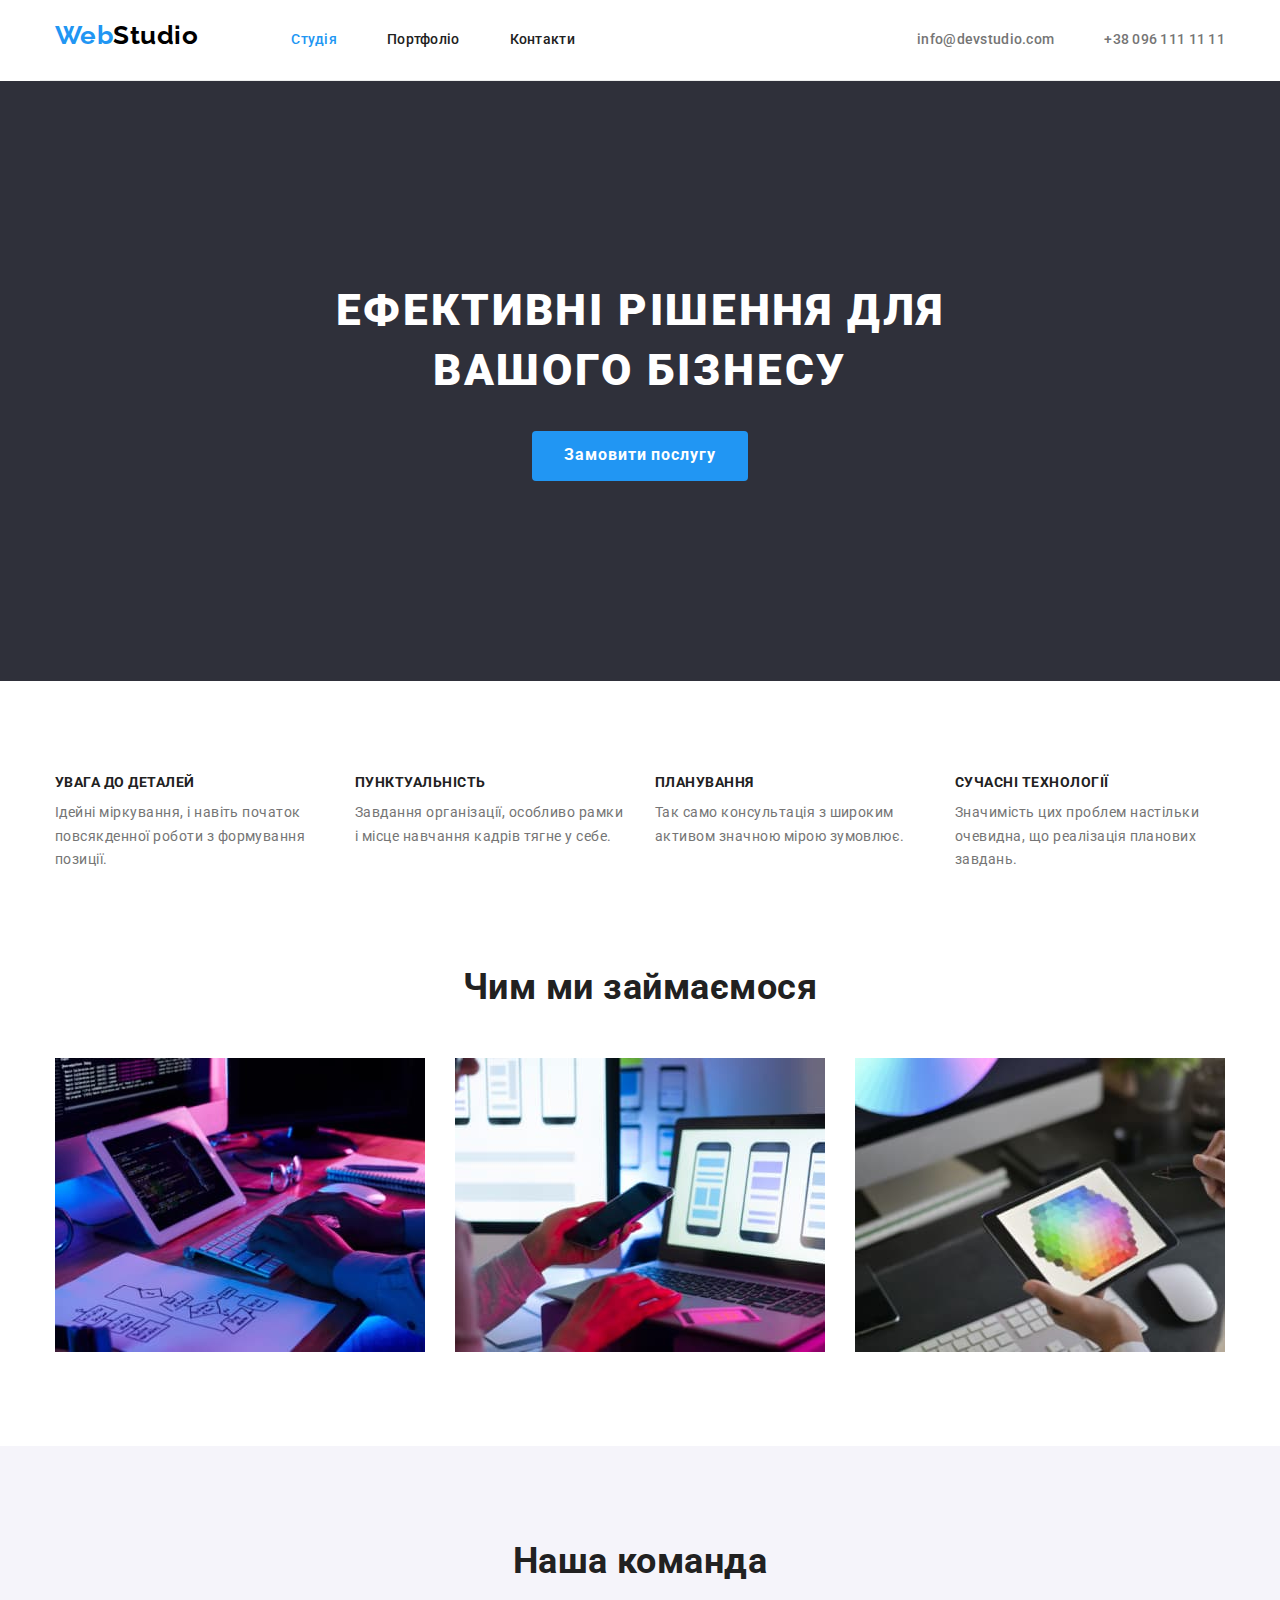
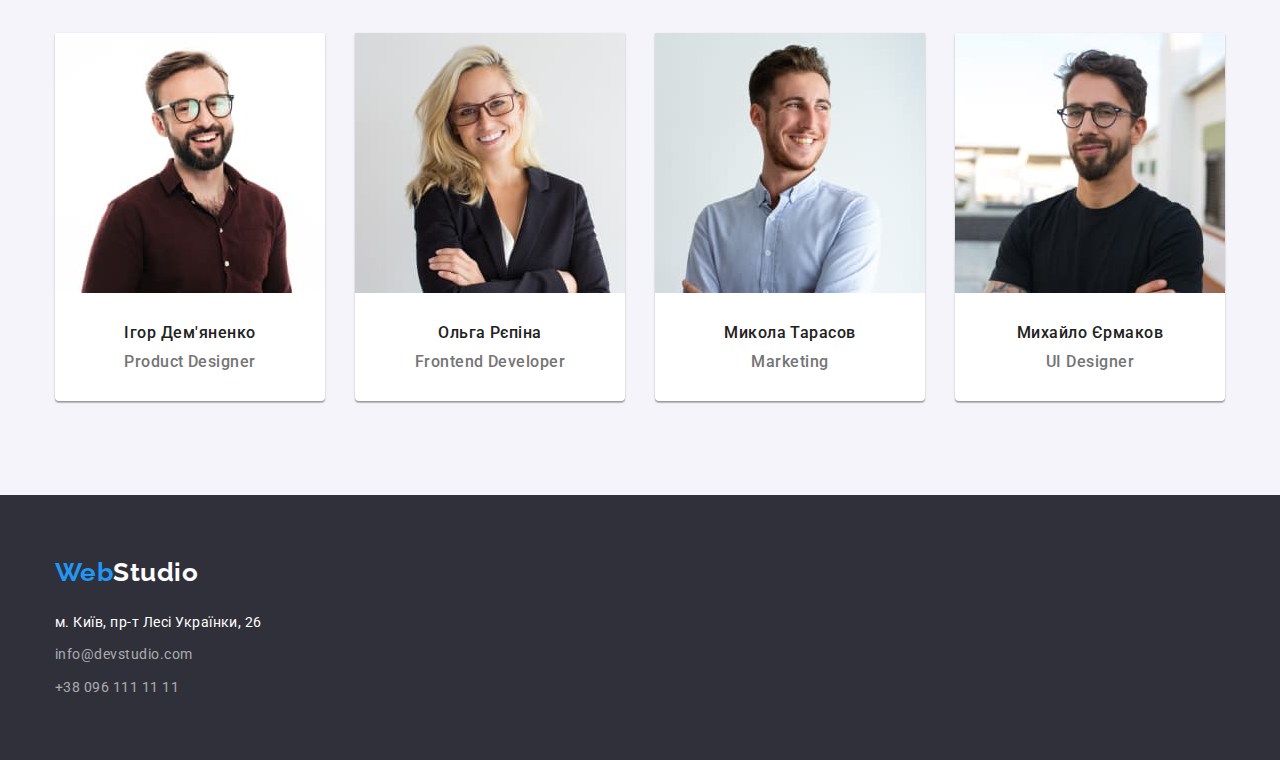
<file: index.html>
<!DOCTYPE html>
<html lang="uk">
  <head>
    <meta charset="UTF-8" />
    <meta http-equiv="X-UA-Compatible" content="IE=edge" />
    <meta name="viewport" content="width=device-width, initial-scale=1.0" />
    <link
      rel="stylesheet"
      href="https://cdn.jsdelivr.net/npm/modern-normalize@1.1.0/modern-normalize.min.css"
    />
    <link
      href="https://fonts.googleapis.com/css2?family=Raleway:wght@700&family=Roboto:wght@400;500;700;900&display=swap"
      rel="stylesheet"
    />
    <link rel="stylesheet" href="./css/styles.css" />

    <title>"WebStudio</title>
  </head>
  <body>
    <!-- section_1 -->
    <header>
      <div class="container header-container">
        <nav class="navigation">
          <a href="./index.html" lang="en" class="logo"
            >Web<span class="logo-dark">Studio</span></a
          >
          <ul class="menu">
            <li>
              <a href="./index.html" class="link-header current">Студія</a>
            </li>
            <li>
              <a href="./portfolio.html" class="link-header">Портфоліо</a>
            </li>
            <li><a href="#" class="link-header">Контакти</a></li>
          </ul>
        </nav>
        <ul class="contacts-header">
          <li>
            <a
              href="mailto:info@devstudio.com"
              class="link-header contact-header mail"
              >info@devstudio.com</a
            >
          </li>
          <li>
            <a href="tel:+380961111111" class="link-header contact-header"
              >+38 096 111 11 11</a
            >
          </li>
        </ul>
      </div>
    </header>

    <main>
      <!-- section_2 -->
      <section class="poster">
        <div class="container poster-container">
          <h1 class="poster-title">Ефективні рішення для вашого бізнесу</h1>
          <button type="button" class="order-button">Замовити послугу</button>
        </div>
      </section>
      <!-- section_3 -->
      <section class="section">
        <div class="container">
          <h2 class="visually-hidden">Наші особливості</h2>
          <ul class="section3-flex">
            <li class="section3-card">
              <h3 class="section3-title">Увага до деталей</h3>
              <p class="section3-text">
                Ідейні міркування, і навіть початок повсякденної роботи з
                формування позиції.
              </p>
            </li>
            <li class="section3-card">
              <h3 class="section3-title">Пунктуальність</h3>
              <p class="section3-text">
                Завдання організації, особливо рамки і місце навчання кадрів
                тягне у себе.
              </p>
            </li>
            <li class="section3-card">
              <h3 class="section3-title">Планування</h3>
              <p class="section3-text">
                Так само консультація з широким активом значною мірою зумовлює.
              </p>
            </li>
            <li class="section3-card">
              <h3 class="section3-title">Сучасні технології</h3>
              <p class="section3-text">
                Значимість цих проблем настільки очевидна, що реалізація
                планових завдань.
              </p>
            </li>
          </ul>
        </div>
      </section>
      <!-- section_4 -->
      <section class="section4">
        <div class="container">
          <h2 class="section4-title">Чим ми займаємося</h2>
          <ul class="section4-flex">
            <li class="section4-item">
              <img
                src="./images/algoritming.jpg"
                alt="Алгоритмізація"
                width="370"
              />
            </li>
            <li class="section4-item">
              <img
                src="./images/mobile_develop.jpg"
                alt="Мобільна розробка"
                width="370"
              />
            </li>
            <li class="section4-item">
              <img src="./images/designing.jpg" alt="Дизайн" width="370" />
            </li>
          </ul>
        </div>
      </section>
      <!-- section_5 -->
      <section class="section5_background section">
        <div class="container">
          <h2 class="section5-title">Наша команда</h2>
          <ul class="section5-flex">
            <li class="section5_card">
              <img src="./images/igor.jpg" alt="Ігор Дем'яненко" width="270" />
              <div class="team-card-text">
                <h3 class="section5-text">Ігор Дем'яненко</h3>
                <p lang="en" class="section5-text section5-subtext">
                  Product Designer
                </p>
              </div>
            </li>
            <li class="section5_card">
              <img src="./images/olga.jpg" alt="Ольга Рєпіна" width="270" />
              <div class="team-card-text">
                <h3 class="section5-text">Ольга Рєпіна</h3>
                <p lang="en" class="section5-text section5-subtext">
                  Frontend Developer
                </p>
              </div>
            </li>
            <li class="section5_card">
              <img src="./images/mykola.jpg" alt="Микола Тарасов" width="270" />
              <div class="team-card-text">
                <h3 class="section5-text">Микола Тарасов</h3>
                <p lang="en" class="section5-text section5-subtext">
                  Marketing
                </p>
              </div>
            </li>
            <li class="section5_card">
              <img
                src="./images/myhailo.jpg"
                alt="Михайло Єрмаков"
                width="270"
              />
              <div class="team-card-text">
                <h3 class="section5-text">Михайло Єрмаков</h3>
                <p lang="en" class="section5-text section5-subtext">
                  UI Designer
                </p>
              </div>
            </li>
          </ul>
        </div>
      </section>
    </main>
    <!-- section_6 -->
    <footer class="footer-background">
      <div class="container section-footer">
        <a href="./index.html" lang="en" class="logo footer-logo"
          >Web<span class="logo-light">Studio</span></a
        >
        <address>
          <ul>
            <li class="footer-address">
              <a
                href="https://www.google.com/maps/d/embed?mid=10uSM3H-mIU3GznYo2szRIEphczw&hl=en_US&ehbc=2E312F"
                target="_blank"
                class="footer-link"
              >
                м. Київ, пр-т Лесі Українки, 26
              </a>
            </li>
            <li class="footer-address">
              <a
                href="mailto:info@devstudio.com"
                class="footer-link contact-footer"
                >info@devstudio.com</a
              >
            </li>
            <li class="footer-address">
              <a href="tel:+380961111111" class="footer-link contact-footer"
                >+38 096 111 11 11</a
              >
            </li>
          </ul>
        </address>
      </div>
    </footer>
  </body>
</html>
</file>
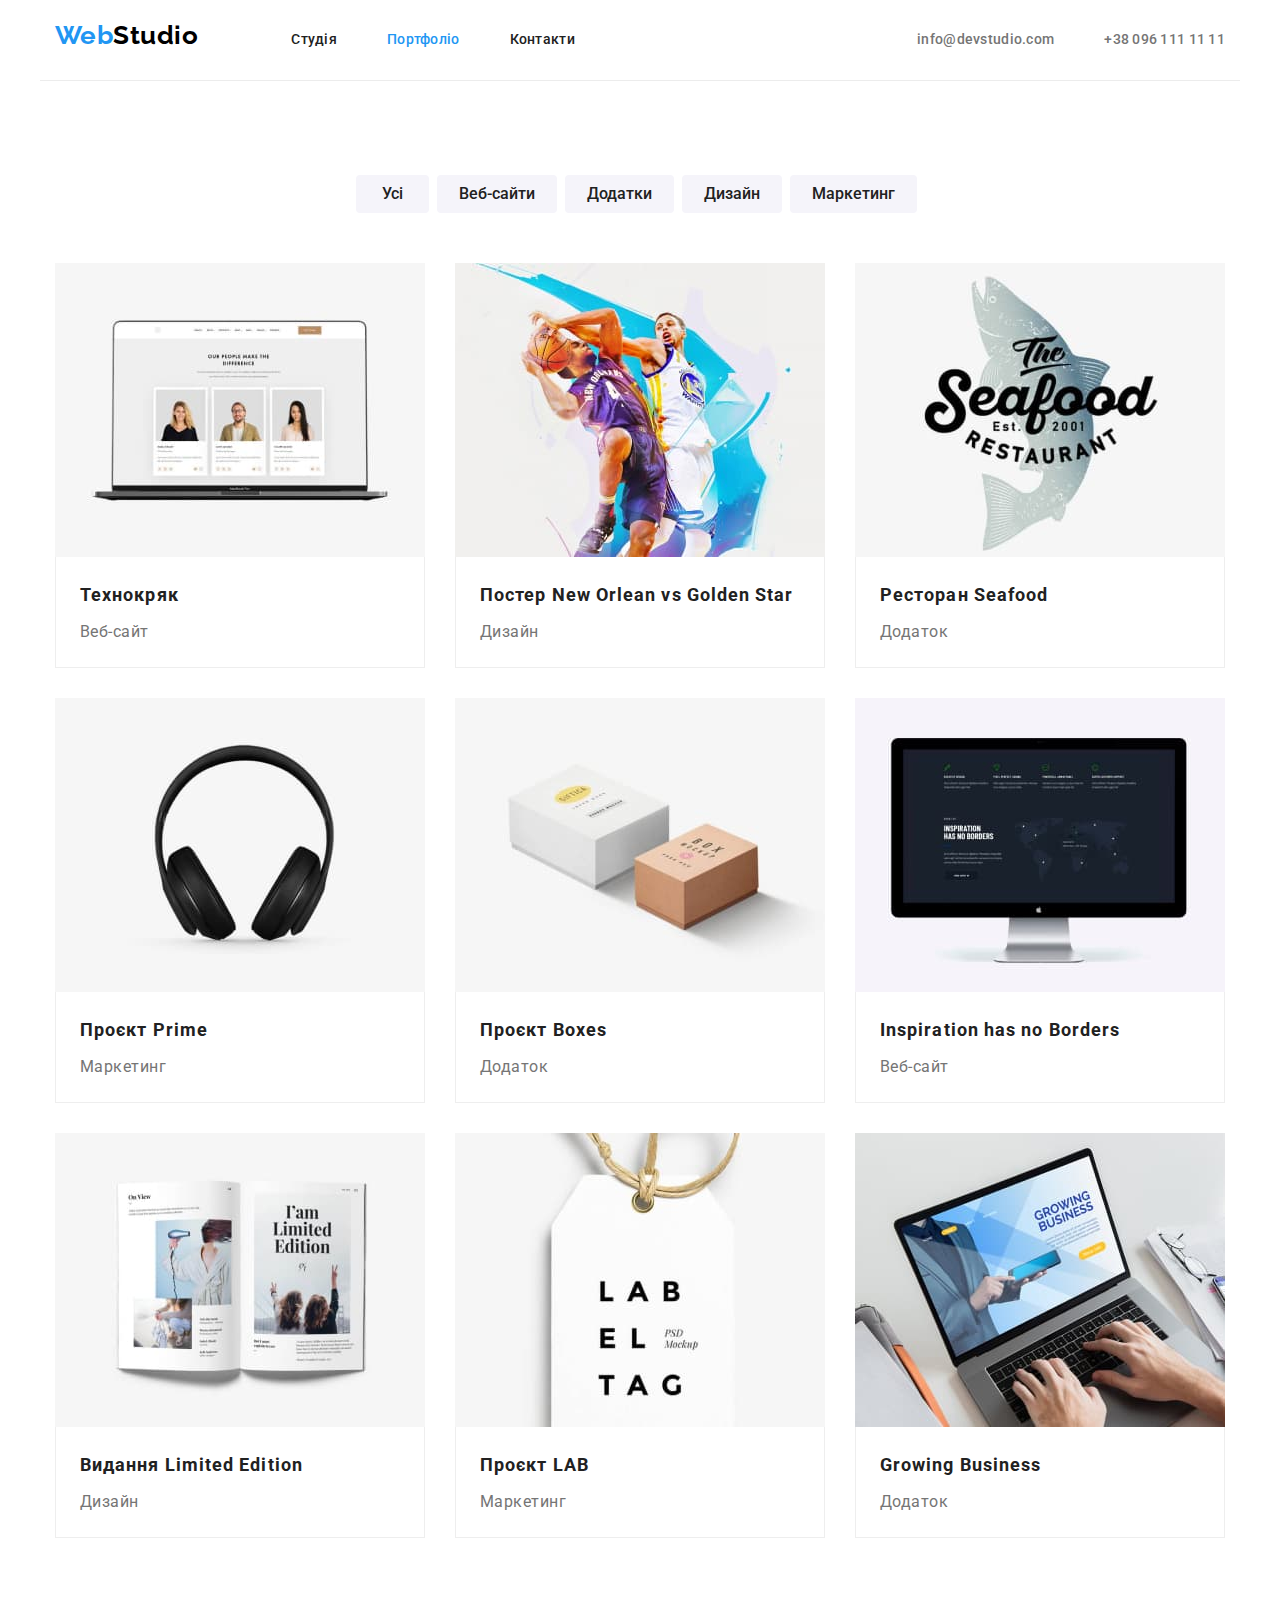
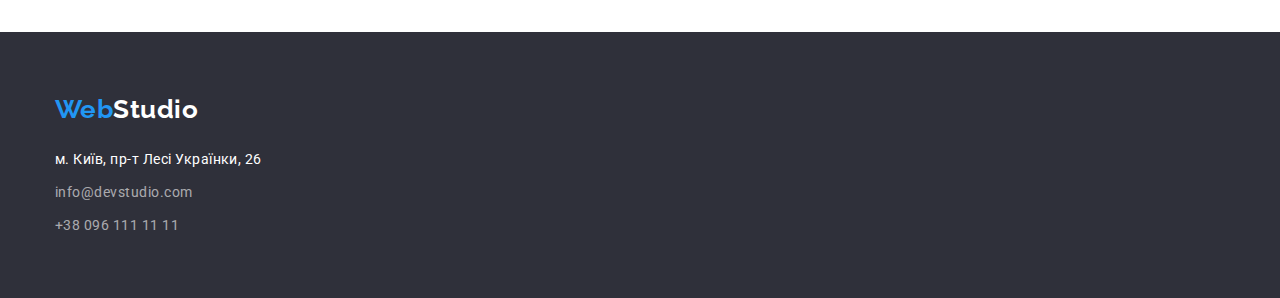
<file: portfolio.html>
<!DOCTYPE html>
<html lang="uk">
  <head>
    <meta charset="UTF-8" />
    <meta http-equiv="X-UA-Compatible" content="IE=edge" />
    <meta name="viewport" content="width=device-width, initial-scale=1.0" />
    <link
      rel="stylesheet"
      href="https://cdn.jsdelivr.net/npm/modern-normalize@1.1.0/modern-normalize.min.css"
    />
    <link
      href="https://fonts.googleapis.com/css2?family=Raleway:wght@700&family=Roboto:wght@400;500;700;900&display=swap"
      rel="stylesheet"
    />
    <link rel="stylesheet" href="./css/styles.css" />

    <title>"WebStudio</title>
  </head>
  <body>
    <header>
      <div class="container header-container">
        <nav class="navigation">
          <a href="./index.html" lang="en" class="logo"
            >Web<span class="logo-dark">Studio</span></a
          >
          <ul class="menu">
            <li>
              <a href="./index.html" class="link-header">Студія</a>
            </li>
            <li>
              <a href="./portfolio.html" class="link-header current"
                >Портфоліо</a
              >
            </li>
            <li><a href="#" class="link-header">Контакти</a></li>
          </ul>
        </nav>
        <ul class="contacts-header">
          <li>
            <a
              href="mailto:info@devstudio.com"
              class="link-header contact-header mail"
              >info@devstudio.com</a
            >
          </li>
          <li>
            <a href="tel:+380961111111" class="link-header contact-header"
              >+38 096 111 11 11</a
            >
          </li>
        </ul>
      </div>
    </header>

    <main>
      <section class="section">
        <div class="container">
          <h1 class="visually-hidden">Портфоліо</h1>
          <ul class="filter-button-container">
            <li class="filter-container-item">
              <button type="button" class="filter-button">Усі</button>
            </li>
            <li class="filter-container-item">
              <button type="button" class="filter-button">Веб-сайти</button>
            </li>
            <li class="filter-container-item">
              <button type="button" class="filter-button">Додатки</button>
            </li>
            <li class="filter-container-item">
              <button type="button" class="filter-button">Дизайн</button>
            </li>
            <li class="filter-container-item">
              <button type="button" class="filter-button">Маркетинг</button>
            </li>
          </ul>
          <ul class="portfolio-cards-flex">
            <li class="portfolio-card">
              <img
                src="./images/notebook_with_site.jpg"
                alt="Ноутбук із відкритим сайтом"
                class="portfolio-card-img"
              />
              <div class="portfolio-card-border">
                <h2 class="portfolio-title">Технокряк</h2>
                <p class="portfolio-text">Веб-сайт</p>
              </div>
            </li>
            <li class="portfolio-card">
              <img
                src="./images/basketball.jpg"
                alt="Гра у баскетбол"
                class="portfolio-card-img"
              />
              <div class="portfolio-card-border">
                <h2 class="portfolio-title">
                  Постер <span lang="en"> New Orlean vs Golden Star </span>
                </h2>
                <p class="portfolio-text">Дизайн</p>
              </div>
            </li>
            <li class="portfolio-card">
              <img
                src="./images/seafood_restaurant.jpg"
                alt="Логотип ресторану Seafood"
                class="portfolio-card-img"
              />
              <div class="portfolio-card-border">
                <h2 class="portfolio-title">
                  Ресторан <span lang="en"> Seafood </span>
                </h2>
                <p class="portfolio-text">Додаток</p>
              </div>
            </li>
            <li class="portfolio-card">
              <img
                src="./images/headphones.jpg"
                alt="Наушники"
                class="portfolio-card-img"
              />
              <div class="portfolio-card-border">
                <h2 class="portfolio-title">
                  Проєкт <span lang="en"> Prime </span>
                </h2>
                <p class="portfolio-text">Маркетинг</p>
              </div>
            </li>
            <li class="portfolio-card">
              <img
                src="./images/two_boxes.jpg"
                alt="Дві коробки"
                class="portfolio-card-img"
              />
              <div class="portfolio-card-border">
                <h2 class="portfolio-title">
                  Проєкт <span lang="en"> Boxes </span>
                </h2>
                <p class="portfolio-text">Додаток</p>
              </div>
            </li>
            <li class="portfolio-card">
              <img
                src="./images/imac.jpg"
                alt="Монітор"
                class="portfolio-card-img"
              />
              <div class="portfolio-card-border">
                <h2 lang="en" class="portfolio-title">
                  Inspiration has no Borders
                </h2>
                <p class="portfolio-text">Веб-сайт</p>
              </div>
            </li>
            <li class="portfolio-card">
              <img
                src="./images/magazine.jpg"
                alt="Журнал"
                class="portfolio-card-img"
              />
              <div class="portfolio-card-border">
                <h2 class="portfolio-title">
                  Видання <span lang="en">Limited Edition</span>
                </h2>
                <p class="portfolio-text">Дизайн</p>
              </div>
            </li>
            <li class="portfolio-card">
              <img
                src="./images/label_tag.jpg"
                alt="Ярлик"
                class="portfolio-card-img"
              />
              <div class="portfolio-card-border">
                <h2 class="portfolio-title">
                  Проєкт <span lang="en">LAB</span>
                </h2>
                <p class="portfolio-text">Маркетинг</p>
              </div>
            </li>
            <li class="portfolio-card">
              <img
                src="./images/notebook_typing.jpg"
                alt="Набирання тексту на ноутбуці"
                class="portfolio-card-img"
              />
              <div class="portfolio-card-border">
                <h2 lang="en" class="portfolio-title">Growing Business</h2>
                <p class="portfolio-text">Додаток</p>
              </div>
            </li>
          </ul>
        </div>
      </section>
    </main>

    <footer class="footer-background">
      <div class="container section-footer">
        <a href="./index.html" lang="en" class="logo footer-logo"
          >Web<span class="logo-light">Studio</span></a
        >
        <address>
          <ul>
            <li class="footer-address">
              <a
                href="https://www.google.com/maps/d/embed?mid=10uSM3H-mIU3GznYo2szRIEphczw&hl=en_US&ehbc=2E312F"
                target="_blank"
                class="footer-link"
              >
                м. Київ, пр-т Лесі Українки, 26
              </a>
            </li>
            <li class="footer-address">
              <a
                href="mailto:info@devstudio.com"
                class="footer-link contact-footer"
                >info@devstudio.com</a
              >
            </li>
            <li class="footer-address">
              <a href="tel:+380961111111" class="footer-link contact-footer"
                >+38 096 111 11 11</a
              >
            </li>
          </ul>
        </address>
      </div>
    </footer>
  </body>
</html>
</file>
<file: css/styles.css>
:root{
    --hover-and-logo-color: #2196F3;
    --order-btn-active: #188CE8;
    --main-color: #212121;
    --text-color: #757575;
    --background-color: #2F303A;
    --milk_color: #F5F4FA;
    --footer_contacts_color: rgba(255, 255, 255, 0.6);
    --header-border: #ECECEC;
    --portfolio-border-color: #EEEEEE;
    --color-white: #fff;
    --color-black: #000000;
    --text-family: 'Roboto', sans-serif;
    --logo-family: 'Raleway', sans-serif;
}

/* -=-=-=-=-=-=-=-=-=-=-=- INDEX -=-=-=-=-=-=-=-=-=-=-=- */

body {
    font-family: var(--text-family);
    color: var(--main-color);
    letter-spacing: 0.03em;
}

li {
    list-style-type: none;
    align-items: center;
}

ol,ul{
    padding-top: 0;
    margin: 0;
    padding-left: 0;
}

h1,h2,h3,h4,p{
    margin-top: 0;
    margin-bottom: 0;
}

img{
    display: block;
}

.container{
    width: 1200px;
    margin-left: auto;
    margin-right: auto;
    padding-left: 15px;
    padding-right: 15px;
}

.section{
    padding-top: 94px;
    padding-bottom: 94px;
}

/* ==================HEADER================== */

.header-container {
    border-bottom: 1px solid var(--header-border);
    display: flex;
    align-items: baseline;
}

.navigation {
    display: flex;
    align-items: baseline;
}

.menu {
    display: flex;
    column-gap: 50px;
}

.logo{
    font-family: var(--logo-family);
    text-decoration: none;
    font-weight: 700;
    font-size: 26px;
    line-height: 1.38;
    color: var(--hover-and-logo-color);
    margin-right: 93px;
}

.logo-dark{
    color: var(--color-black);;
}

.link-header{
    color: var(--main-color);
    text-decoration: none;
    font-style: normal;
    font-weight: 500;
    font-size: 14px;
    line-height: 1.14;
    letter-spacing: 0.02em;
    padding-bottom: 32px;
    padding-top: 32px;
    display: inline-block;
}

.link-header.current{
    color: var(--hover-and-logo-color);
}

.link-header:hover,
.link-header:focus{
    color: var(--hover-and-logo-color);
}

.contacts-header{
    display: flex;
    margin-left: auto;
}

.contact-header{
    color: var(--text-color);
}

.mail{
    margin-right: 50px;
}

.contact-header:hover,
.contact-header:focus,
.contact-footer:hover,
.contact-footer:focus
{
    color: var(--hover-and-logo-color);
}

/* ==================POSTER================== */

.poster {
    background: var(--background-color);
    padding-top: 200px;
    padding-bottom: 200px;
}

.poster-container{
    display: flex;
    flex-direction: column;
    align-items: center;
}

.poster-title {
    font-weight: 900;
    font-size: 44px;
    line-height: 1.36;
    text-align: center;
    letter-spacing: 0.06em;
    text-transform: uppercase;
    color: var(--color-white);
    margin-bottom: 30px;
    width: 700px;
}

.order-button{
    width: 216px;
    height: 50px;
    font-family: var(--text-family);
    font-style: normal;
    font-weight: 700;
    font-size: 16px;
    line-height: 1.9;
    letter-spacing: 0.06em;
    color: var(--color-white);
    background: var(--hover-and-logo-color);
    cursor: pointer;
    border: none;
    border-radius: 4px;
}

.order-button:hover,
.order-button:focus{
    background: var(--order-btn-active);
    box-shadow: 0px 4px 4px rgba(0, 0, 0, 0.15);
}

/* ==================SECTION 3================== */

.section3-flex{
    display: flex;
    gap: 30px;  
}

.section3-card{
   
    flex-basis: calc((100% - 90px) / 4);
}

.visually-hidden {
    position: absolute;
    white-space: nowrap;
    width: 1px;
    height: 1px;
    overflow: hidden;
    border: 0;
    padding: 0;
    clip: rect(0 0 0 0);
    clip-path: inset(50%);
    margin: -1px;
}

.section3-title{
    font-weight: 700;
    font-size: 14px;
    line-height: 1.14;
    text-transform: uppercase;
    margin-bottom: 10px;
}

.section3-text{
    font-size: 14px;
    line-height: 1.71;
    color: var(--text-color);
}

/* ==================SECTION 4================== */

.section4-title, .section5-title{
    font-weight: 700;
    font-size: 36px;
    line-height: 1.17;
    text-align: center;
    margin-bottom: 50px;
}
.section4{
    padding-bottom: 94px;
}

.section4-flex{
    display: flex;
    gap: 30px;
}

.section4-item{
    flex-basis: calc((100% - 60px) / 3);
}

/* ==================SECTION 5================== */

.section5_background{
    background-color: var(--milk_color);
}

.section5-flex{
    display: flex;
    gap: 30px;
}

.section5_card {
    background-color: var(--color-white);
    flex-basis: calc((100% - 90px) / 4);
    box-shadow: 0px 1px 3px rgba(0, 0, 0, 0.12), 0px 1px 1px rgba(0, 0, 0, 0.14), 0px 2px 1px rgba(0, 0, 0, 0.2);
    border-radius: 0px 0px 4px 4px;

}

.team-card-text{
    padding: 30px;
}


.section5-text {
    font-weight: 500;
    font-size: 16px;
    line-height: 1.19;
    text-align: center;
}

.section5-subtext{
    color: var(--text-color);
    margin-top: 10px;
}

/* ==================FOOTER================== */

.section-footer{
    display: flex;
    flex-direction: column;
}

.footer-background {
    background: var(--background-color);
    padding-top: 60px;
    padding-bottom: 60px;
}

.footer-logo{
    margin-bottom: 20px;
}

.logo-light {
    color: var(--color-white);
}

.footer-address:nth-last-child(n+2){
    margin-bottom: 9px;
}

.footer-link{
    text-decoration: none;
    font-style: normal;
    font-weight: 400;
    font-size: 14px;
    line-height: 1.71;
    color: var(--color-white);
}

.contact-footer{
    color: var(--footer_contacts_color) ;
}

/* -=-=-=-=-=-=-=-=-=-=-=- PORTFOLIO -=-=-=-=-=-=-=-=-=-=-=- */

.filter-button-container{
    display: flex;
    justify-content: center;
    margin-bottom: 50px;
}

.filter-container-item{
    margin-right: 8px;
}

.filter-button{
    font-weight: 500;
    font-size: 16px;
    line-height: 1.62;
    text-align: center;
    color: var(--main-color);
    border: none;
    border-radius: 4px;
    cursor: pointer;
    font-family: inherit;
    background-color: var(--milk_color);
    border-radius: 4px;
    min-width: 73px;
    min-height: 38px;
    padding: 6px 22px;
}

.filter-button:hover,
.filter-button:focus{
    background-color: var(--hover-and-logo-color);
    color: var(--color-white);
    box-shadow: 0px 3px 1px rgba(0, 0, 0, 0.1), 0px 1px 2px rgba(0, 0, 0, 0.08), 0px 2px 2px rgba(0, 0, 0, 0.12);
}

.portfolio-cards-flex{
    display: flex;
    gap: 30px;
    flex-wrap: wrap;
}

.portfolio-card{
    flex-basis: calc((100% - 60px) / 3);  
}

.portfolio-card-img{
    width: 370px;
}

.portfolio-title{
    font-weight: 700;
    font-size: 18px;
    line-height: 2;
    letter-spacing: 0.06em;
    margin-bottom: 4px;
}

.portfolio-text{
    font-size: 16px;
    line-height: 1.88;
    color: var(--text-color);
}

.portfolio-card-border {
    padding: 20px 24px;
    border: 1px solid var(--portfolio-border-color);
    border-top: 0px;
}
</file>
